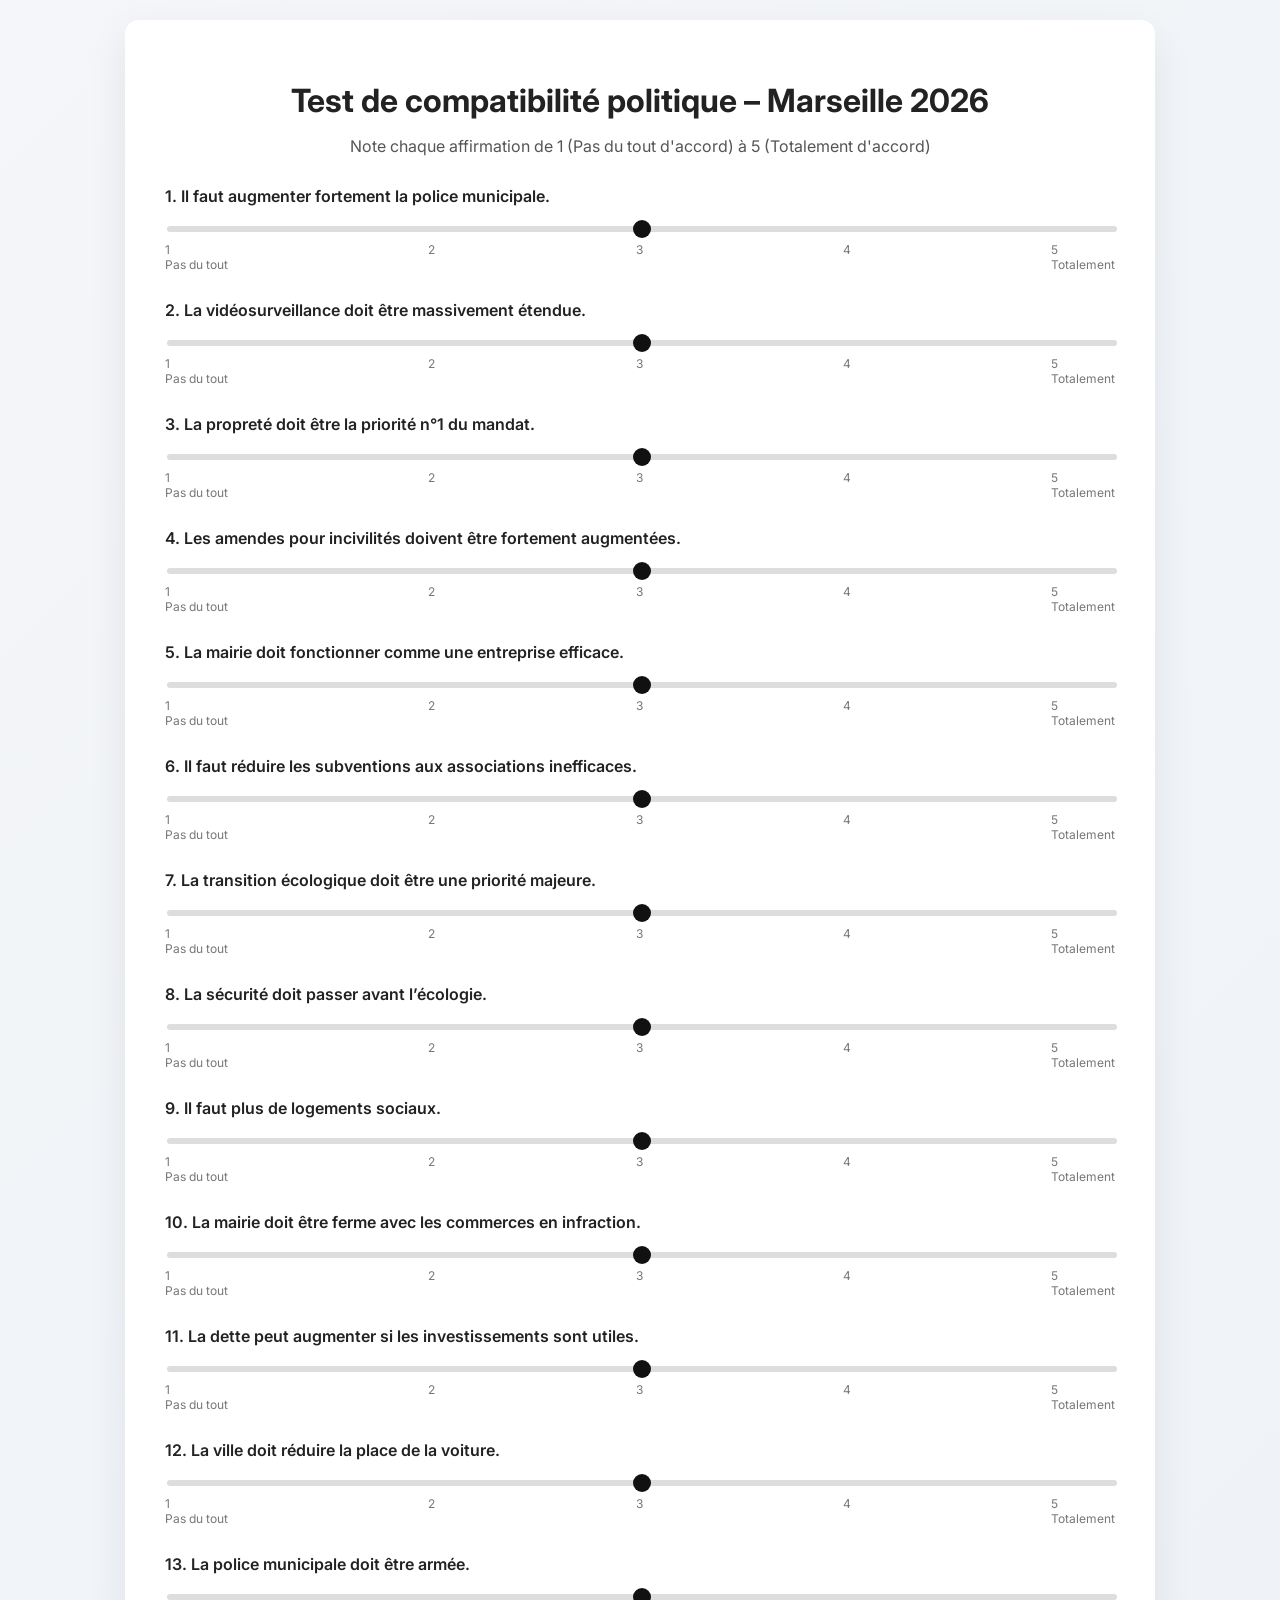
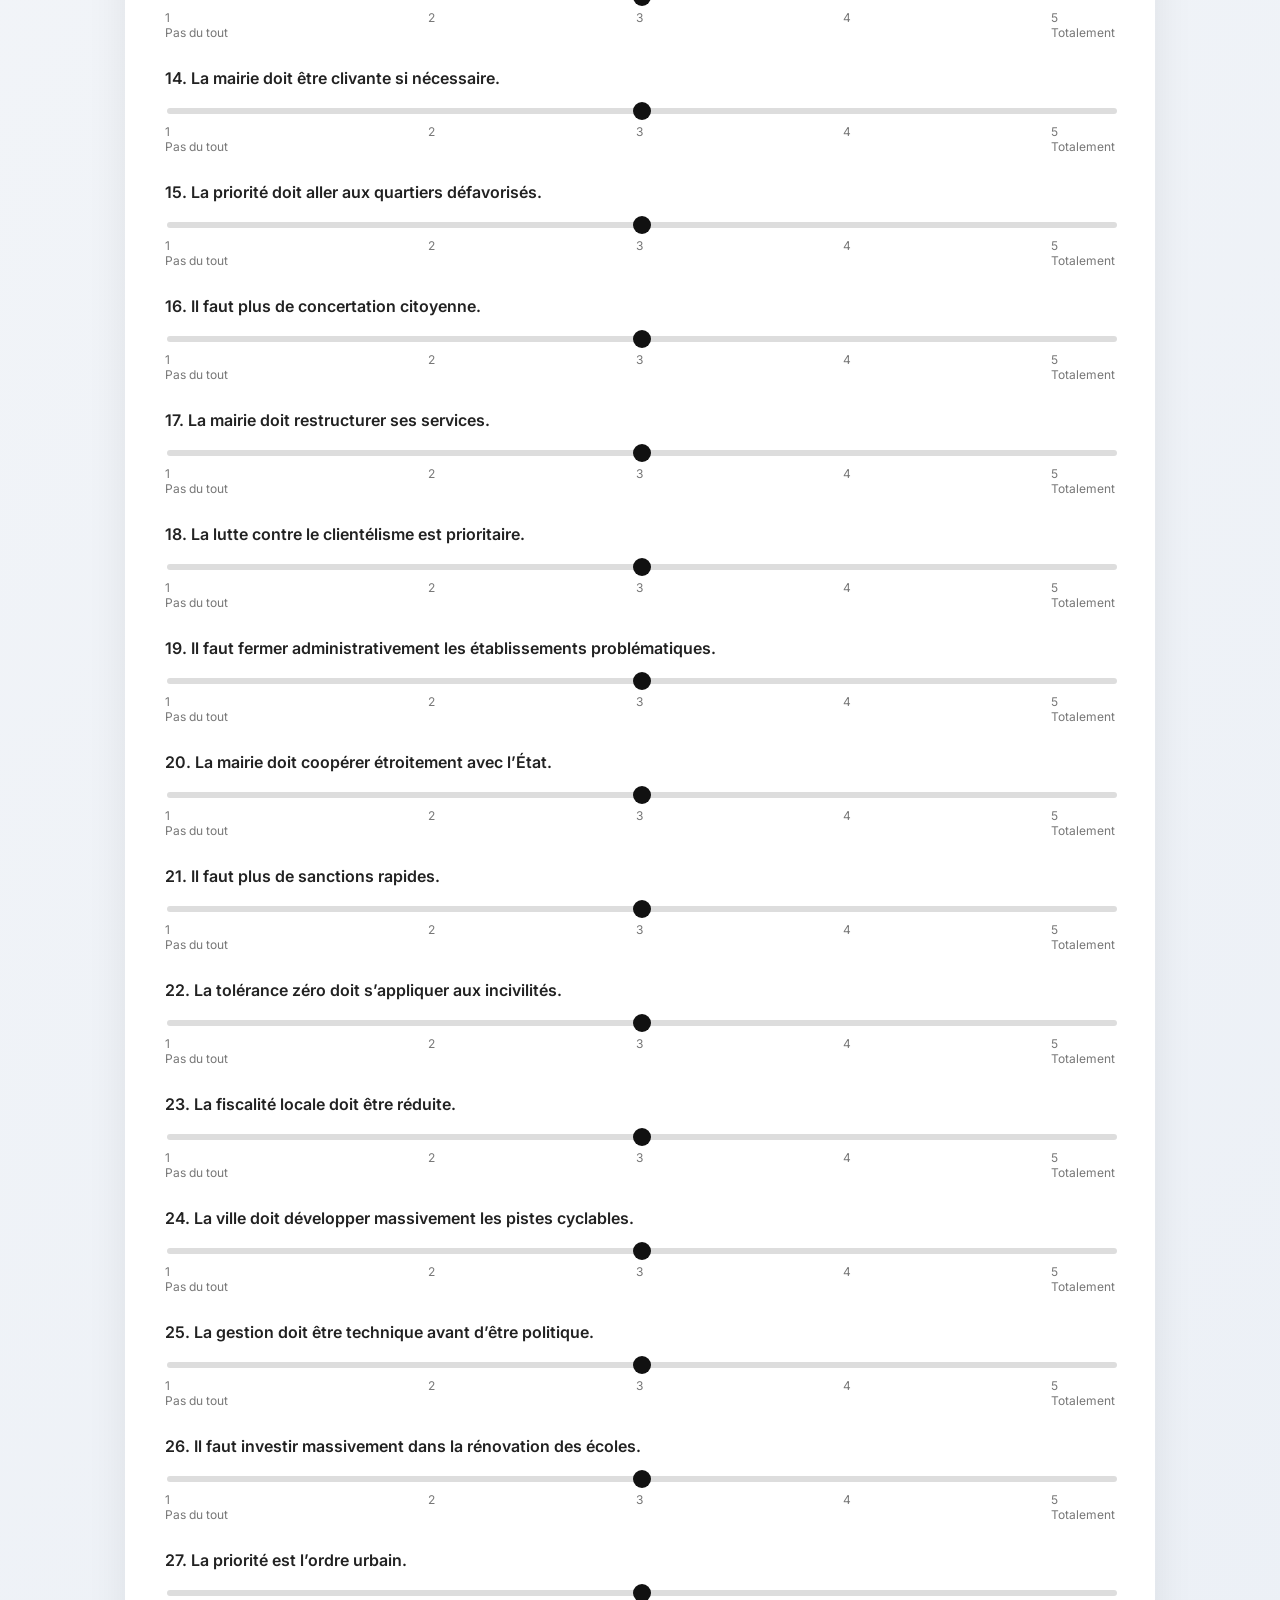
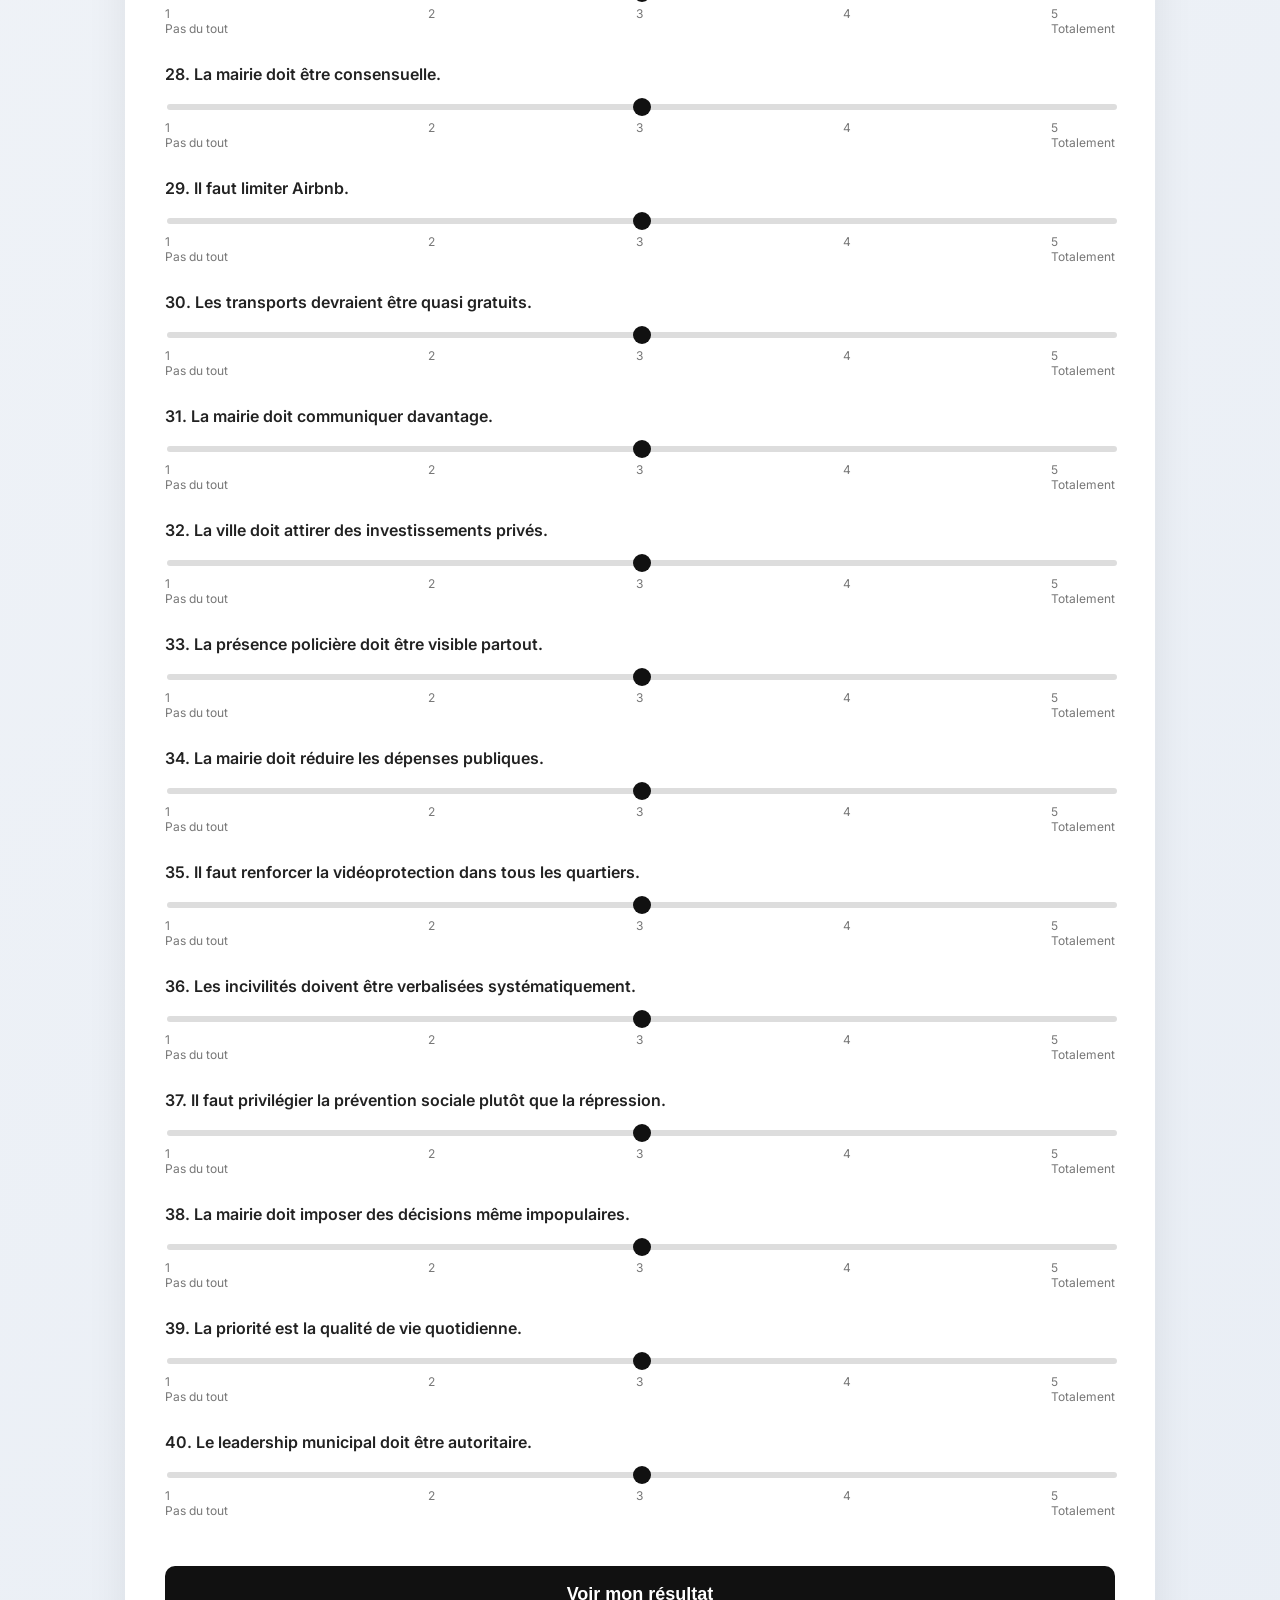
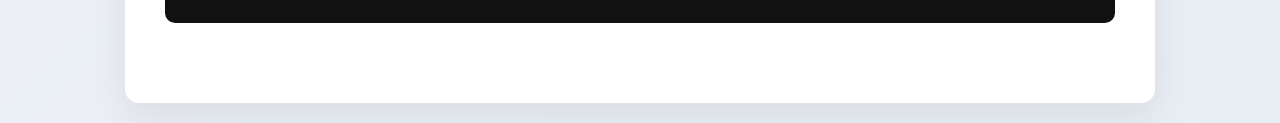
<file: index.html>
<!DOCTYPE html>
<html lang="fr">
<head>
<meta charset="UTF-8">
<meta name="viewport" content="width=device-width, initial-scale=1.0">
<title>Test Compatibilité Municipales Marseille 2026</title>
<link href="https://fonts.googleapis.com/css2?family=Inter:wght@400;600;700&display=swap" rel="stylesheet">
<style>
body {
    font-family: 'Inter', sans-serif;
    background: linear-gradient(135deg,#f4f6f9,#e9eef5);
    margin: 0;
    padding: 20px;
    color: #222;
}
.container {
    max-width: 950px;
    margin: auto;
    background: white;
    padding: 40px;
    border-radius: 14px;
    box-shadow: 0 15px 40px rgba(0,0,0,0.08);
}
h1 {
    text-align: center;
    margin-bottom: 10px;
}
.subtitle {
    text-align:center;
    margin-bottom:30px;
    color:#555;
}
.question {
    margin-bottom: 28px;
}
label {
    font-weight: 600;
    display:block;
    margin-bottom:10px;
}
.scale {
    display:flex;
    justify-content:space-between;
    font-size:12px;
    color:#777;
    margin-top:6px;
}
input[type=range] {
    width:100%;
    height:6px;
    appearance:none;
    background:#ddd;
    border-radius:5px;
    outline:none;
}
input[type=range]::-webkit-slider-thumb {
    appearance:none;
    width:18px;
    height:18px;
    border-radius:50%;
    background:#111;
    cursor:pointer;
}
button {
    width:100%;
    padding:18px;
    font-size:18px;
    font-weight:bold;
    background:#111;
    color:white;
    border:none;
    border-radius:10px;
    cursor:pointer;
    margin-top:20px;
}
button:hover { background:#333; }
.result { margin-top:40px; }
.card {
    padding:18px;
    border-radius:10px;
    margin-bottom:12px;
    background:#f3f5f9;
}
.progress {
    height:10px;
    background:#ddd;
    border-radius:5px;
    margin-top:8px;
}
.progress-bar {
    height:10px;
    border-radius:5px;
}
.explanation {
    margin-top:25px;
    padding:20px;
    background:#eef2f7;
    border-radius:12px;
}
</style>
</head>
<body>

<div class="container">
<h1>Test de compatibilité politique – Marseille 2026</h1>
<p class="subtitle">Note chaque affirmation de 1 (Pas du tout d'accord) à 5 (Totalement d'accord)</p>

<form id="quiz"></form>
<button onclick="calculate()">Voir mon résultat</button>

<div id="result" class="result"></div>
</div>

<script>

const questions = [
"Il faut augmenter fortement la police municipale.",
"La vidéosurveillance doit être massivement étendue.",
"La propreté doit être la priorité n°1 du mandat.",
"Les amendes pour incivilités doivent être fortement augmentées.",
"La mairie doit fonctionner comme une entreprise efficace.",
"Il faut réduire les subventions aux associations inefficaces.",
"La transition écologique doit être une priorité majeure.",
"La sécurité doit passer avant l’écologie.",
"Il faut plus de logements sociaux.",
"La mairie doit être ferme avec les commerces en infraction.",
"La dette peut augmenter si les investissements sont utiles.",
"La ville doit réduire la place de la voiture.",
"La police municipale doit être armée.",
"La mairie doit être clivante si nécessaire.",
"La priorité doit aller aux quartiers défavorisés.",
"Il faut plus de concertation citoyenne.",
"La mairie doit restructurer ses services.",
"La lutte contre le clientélisme est prioritaire.",
"Il faut fermer administrativement les établissements problématiques.",
"La mairie doit coopérer étroitement avec l’État.",
"Il faut plus de sanctions rapides.",
"La tolérance zéro doit s’appliquer aux incivilités.",
"La fiscalité locale doit être réduite.",
"La ville doit développer massivement les pistes cyclables.",
"La gestion doit être technique avant d’être politique.",
"Il faut investir massivement dans la rénovation des écoles.",
"La priorité est l’ordre urbain.",
"La mairie doit être consensuelle.",
"Il faut limiter Airbnb.",
"Les transports devraient être quasi gratuits.",
"La mairie doit communiquer davantage.",
"La ville doit attirer des investissements privés.",
"La présence policière doit être visible partout.",
"La mairie doit réduire les dépenses publiques.",
"Il faut renforcer la vidéoprotection dans tous les quartiers.",
"Les incivilités doivent être verbalisées systématiquement.",
"Il faut privilégier la prévention sociale plutôt que la répression.",
"La mairie doit imposer des décisions même impopulaires.",
"La priorité est la qualité de vie quotidienne.",
"Le leadership municipal doit être autoritaire."
];

// Profils simplifiés pour fun entre potes
const profiles = {
"Martine Vassal": [5,5,5,4,4,4,2,4,2,4,3,2,5,4,2,2,4,4,5,5,4,4,3,2,4,3,5,2,3,2,3,4,4,4,5,5,2,4,5,4],
"Franck Allisio": [5,5,5,5,4,5,1,5,1,5,2,1,5,5,1,1,3,5,5,3,5,5,3,1,3,2,5,1,2,1,2,3,5,4,5,5,1,5,5,5],
"Benoît Payan": [4,3,4,3,3,2,4,3,4,3,4,3,3,2,4,4,3,4,3,4,3,3,2,4,3,5,3,4,4,3,4,3,3,3,3,3,4,2,4,2],
"Sébastien Delogu": [2,1,3,2,2,1,5,2,5,2,4,4,1,2,5,5,2,3,2,3,2,2,2,5,2,4,2,5,4,4,3,2,2,2,2,2,5,2,3,1]
};

const explanations = {
"Martine Vassal":"Tu privilégies une gestion ferme, structurée et orientée ordre urbain avec cadre institutionnel solide.",
"Franck Allisio":"Tu privilégies la rupture et l’autorité forte avec une ligne sécuritaire assumée.",
"Benoît Payan":"Tu privilégies la continuité administrative et une approche plus équilibrée entre social et gestion.",
"Sébastien Delogu":"Tu privilégies redistribution, inclusion et participation citoyenne avant la coercition."
};

function renderQuestions() {
    const quiz = document.getElementById("quiz");
    questions.forEach((q, i) => {
        quiz.innerHTML += `
            <div class="question">
                <label>${i+1}. ${q}</label>
                <input type="range" min="1" max="5" value="3" name="q${i}">
                <div class="scale">
                    <span>1<br>Pas du tout</span>
                    <span>2</span>
                    <span>3</span>
                    <span>4</span>
                    <span>5<br>Totalement</span>
                </div>
            </div>
        `;
    });
}

function calculate() {
    const form = document.forms["quiz"];
    let answers = [];
    for (let i=0;i<questions.length;i++){
        answers.push(parseInt(form["q"+i].value));
    }

    let scores={};

    for (let candidate in profiles){
        let diff=0;
        for(let i=0;i<answers.length;i++){
            diff+=Math.abs(answers[i]-profiles[candidate][i]);
        }
        let maxDiff=4*questions.length;
        let percent=100-Math.round((diff/maxDiff)*100);
        scores[candidate]=percent;
    }

    let sorted=Object.entries(scores).sort((a,b)=>b[1]-a[1]);

    let resultHTML="<h2>Classement de compatibilité :</h2>";

    sorted.forEach(([name,percent],index)=>{
        resultHTML+=`
        <div class="card">
            <strong>${index+1}. ${name}</strong> — ${percent}%
            <div class="progress">
                <div class="progress-bar" style="width:${percent}%; background:${index==0?'#111':'#999'};"></div>
            </div>
        </div>`;
    });

    resultHTML+=`
    <div class="explanation">
        <h3>Analyse personnalisée</h3>
        <p>${explanations[sorted[0][0]]}</p>
    </div>`;

    document.getElementById("result").innerHTML=resultHTML;
}

renderQuestions();

</script>

</body>
</html>
</file>
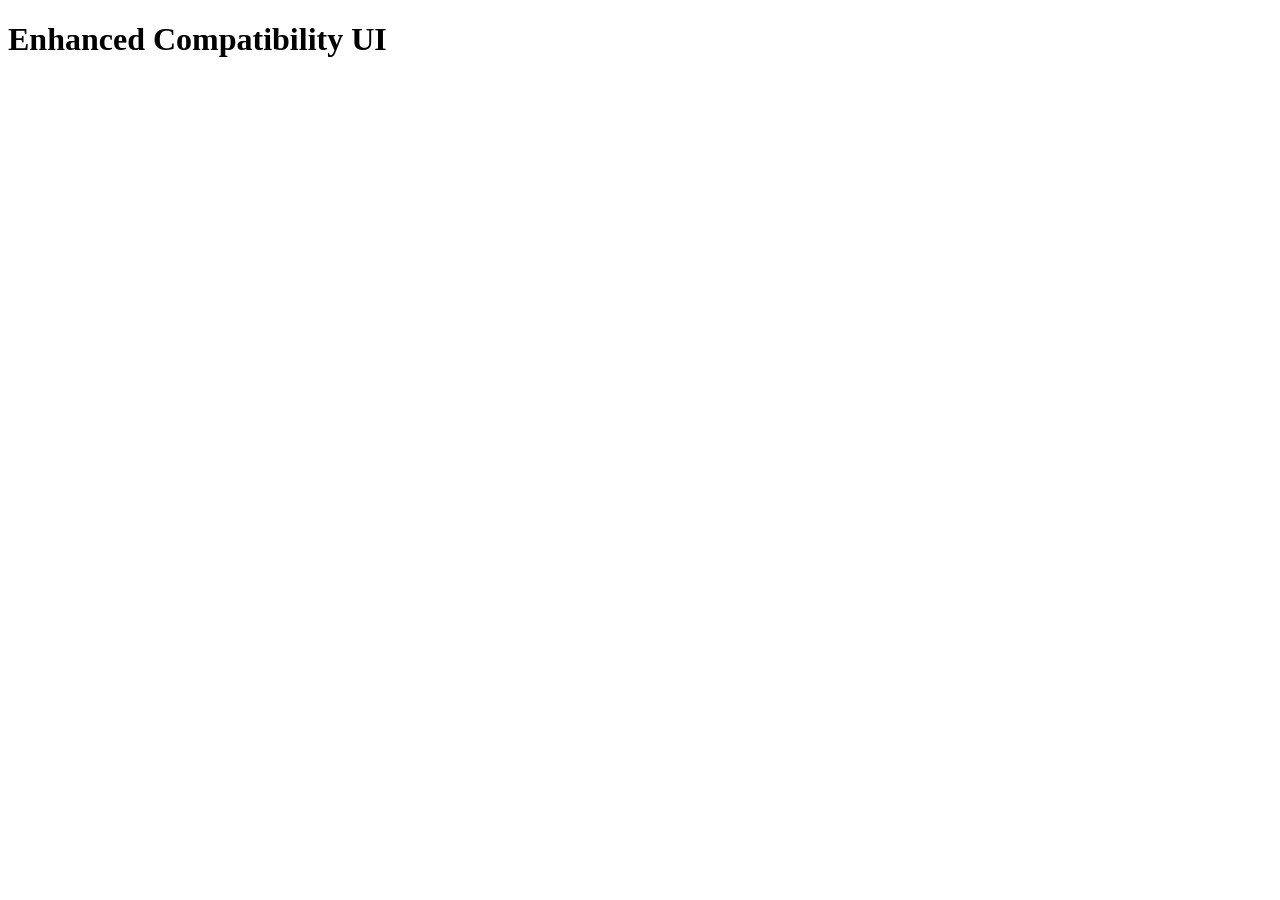
<file: compatibility.html>
<!DOCTYPE html>
<html lang="en">
<head>
    <meta charset="UTF-8">
    <meta name="viewport" content="width=device-width, initial-scale=1.0">
    <link rel="stylesheet" href="compatibility.css">
    <title>Compatibility UI</title>
</head>
<body>
    <h1>Enhanced Compatibility UI</h1>
    <div id="visual-scores">
        <!-- Amplified visual scores will be displayed here -->
    </div>
    <script src="compatibility.js"></script>
</body>
</html>
</file>
<file: compatibility.css>
/* CSS for compatibility UI */
/* Your previous content here */
</file>
